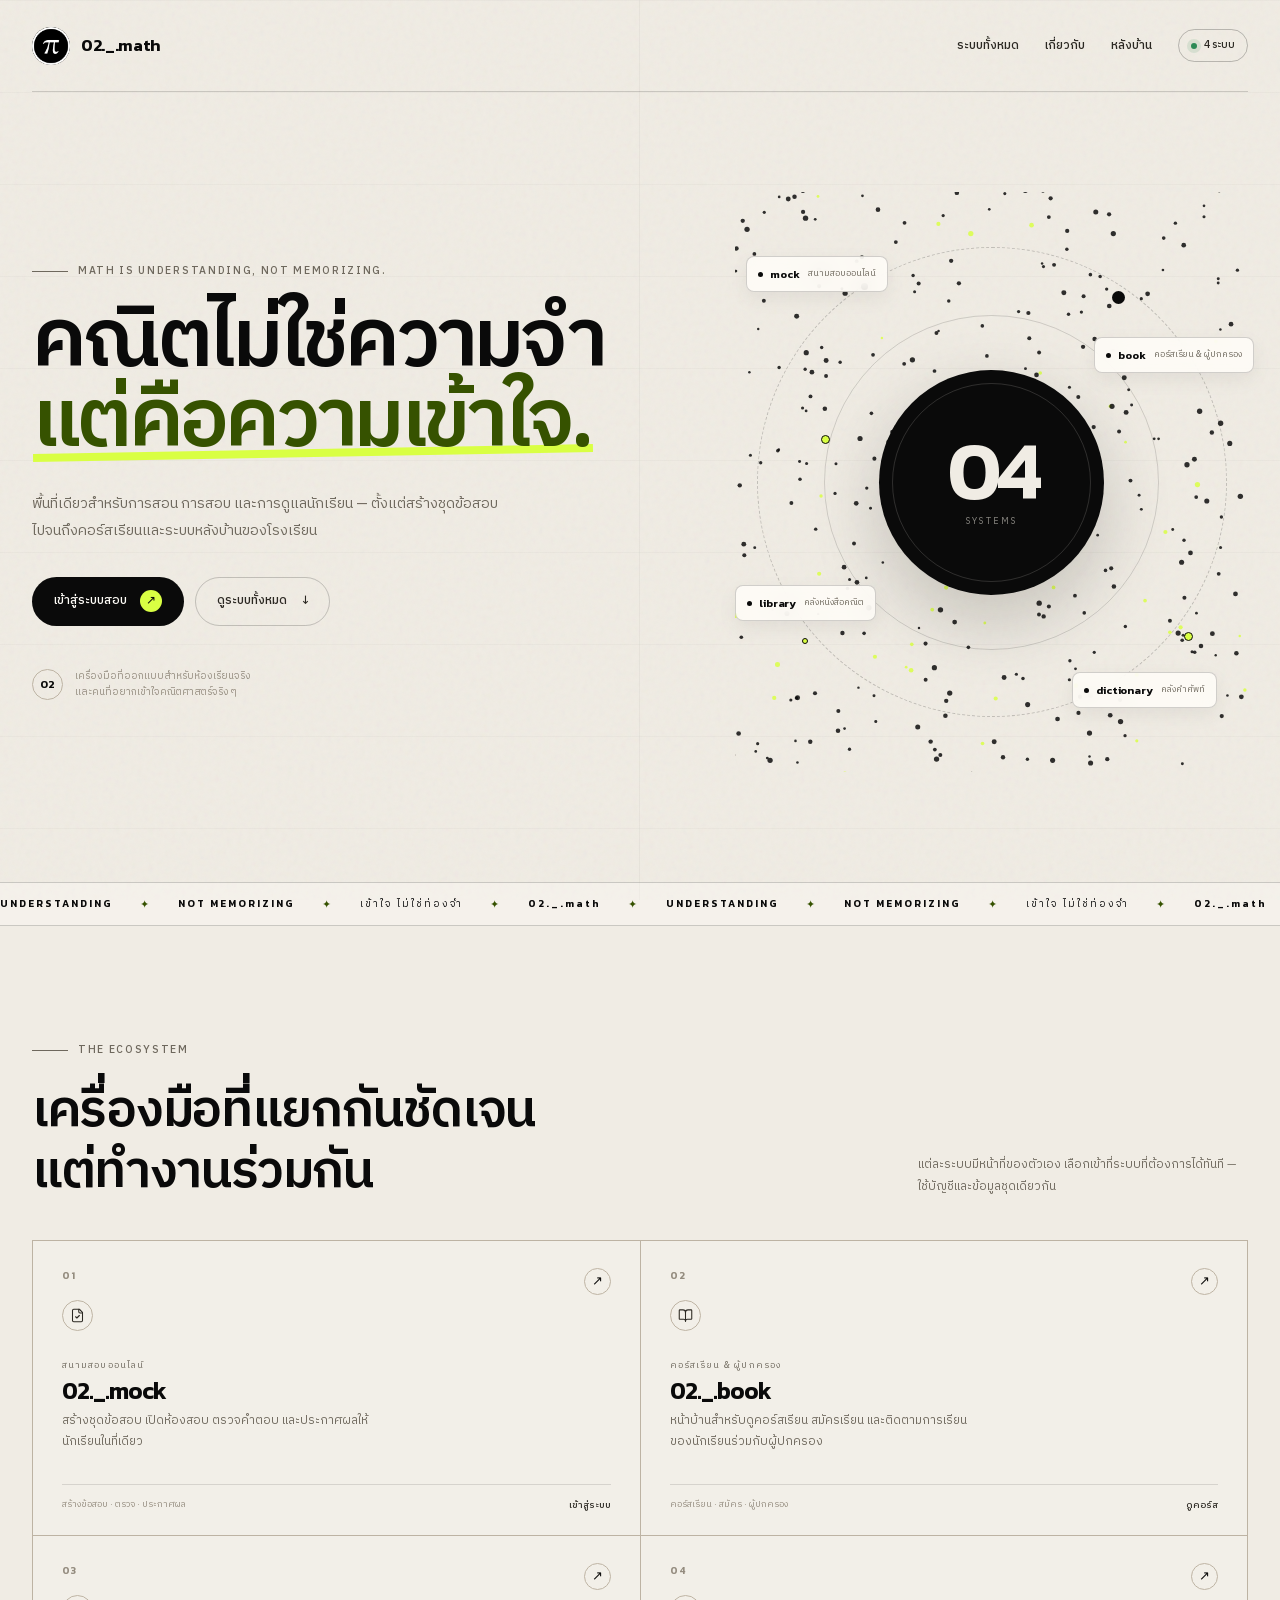
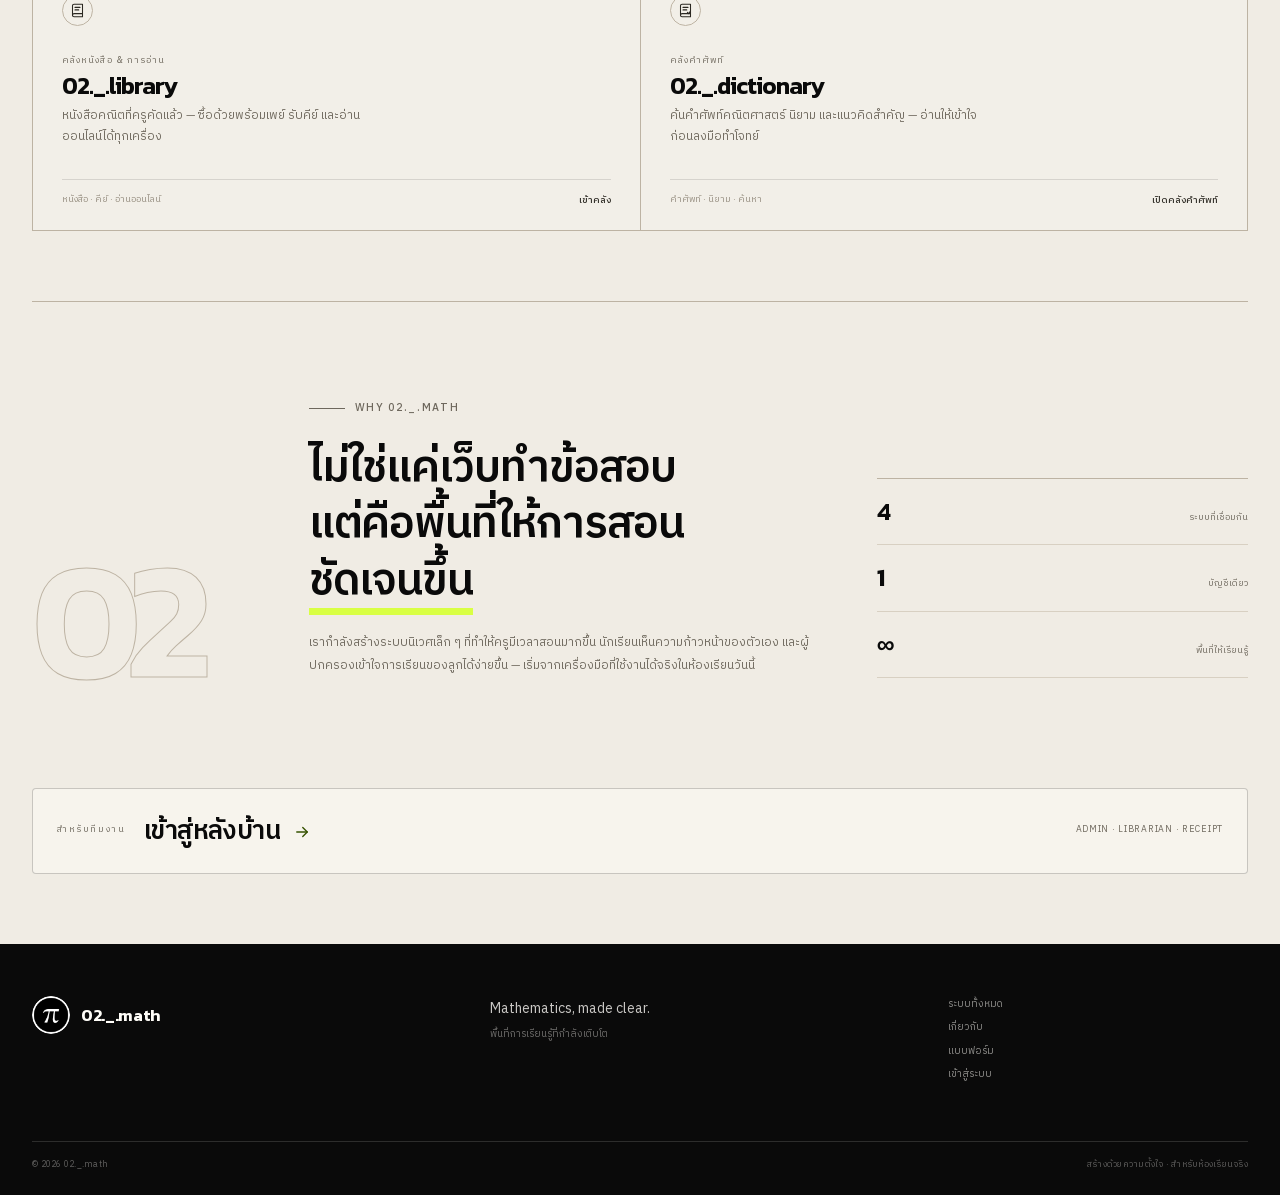
<file: index.html>
<!doctype html>
<html lang="th">
<head>
  <meta charset="UTF-8">
  <meta name="viewport" content="width=device-width, initial-scale=1.0">
  <meta name="theme-color" content="#f0ece4">
  <meta name="description" content="02._.math — Math is understanding, not memorizing. คณิตไม่ใช่ความจำ แต่คือความเข้าใจ · พื้นที่เดียวสำหรับการสอน การสอบ คอร์สเรียน และระบบหลังบ้าน">
  <meta property="og:title" content="02._.math — พื้นที่การเรียนรู้คณิตศาสตร์">
  <meta property="og:description" content="Math is understanding, not memorizing. คณิตไม่ใช่ความจำ แต่คือความเข้าใจ">
  <meta property="og:type" content="website">
  <meta property="og:image" content="https://02math.com/Circle.jpg">
  <meta name="twitter:card" content="summary_large_image">
  <meta property="og:url" content="https://02math.com/">
  <title>02._.math — Math is understanding, not memorizing.</title>
  <link rel="icon" href="./Circle.jpg">
  <link rel="apple-touch-icon" href="./Circle.jpg">
  <link rel="manifest" href="./site.webmanifest">
  <link rel="preload" href="./assets/fonts/kanit-600-latin.woff2" as="font" type="font/woff2" crossorigin>
  <link rel="preload" href="./assets/fonts/ibm-plex-sans-thai-400-thai.woff2" as="font" type="font/woff2" crossorigin>
  <link rel="preload" href="./assets/fonts/ibm-plex-sans-thai-600-thai.woff2" as="font" type="font/woff2" crossorigin>
  <link rel="stylesheet" href="./styles.css?v=20261115c">
</head>
<body>
  <div class="grain" aria-hidden="true"></div>
  <header class="topbar">
    <a class="brand" href="/" aria-label="02._.math หน้าหลัก">
      <img class="brand__logo" src="./Circle.jpg" alt="" width="38" height="38" aria-hidden="true">
      <span class="brand__name">02._.math</span>
    </a>
    <nav class="nav" aria-label="เมนูหลัก">
      <a href="#systems">ระบบทั้งหมด</a>
      <a href="#about">เกี่ยวกับ</a>
      <a href="./admin/">หลังบ้าน</a>
      <a class="nav__status" href="#systems"><span class="status-dot"></span> 4 ระบบ</a>
    </nav>
  </header>

  <main>
    <section class="hero" aria-labelledby="hero-title">
      <div class="hero__copy">
        <p class="eyebrow"><span class="eyebrow__line"></span> Math is understanding, not memorizing.</p>
        <h1 id="hero-title">คณิตไม่ใช่ความจำ<br><span class="hero__accent">แต่คือความเข้าใจ.</span></h1>
        <p class="hero__lead">พื้นที่เดียวสำหรับการสอน การสอบ และการดูแลนักเรียน — ตั้งแต่สร้างชุดข้อสอบ ไปจนถึงคอร์สเรียนและระบบหลังบ้านของโรงเรียน</p>
        <div class="hero__actions">
          <a class="btn btn--dark" href="https://08wxch.github.io/02._.mock/" data-service="mock">
            เข้าสู่ระบบสอบ
            <span class="btn__arrow" aria-hidden="true">↗</span>
          </a>
          <a class="btn btn--quiet" href="#systems">ดูระบบทั้งหมด <span aria-hidden="true">↓</span></a>
        </div>
        <div class="hero__note">
          <span class="hero__note-mark" aria-hidden="true">02</span>
          <span>เครื่องมือที่ออกแบบสำหรับห้องเรียนจริง<br>และคนที่อยากเข้าใจคณิตศาสตร์จริง ๆ</span>
        </div>
      </div>

      <div class="hero__visual" id="hero-visual" aria-label="ภาพรวมระบบ 02._.math">
        <canvas class="particle-field" id="particle-field" aria-hidden="true"></canvas>
        <div class="orbit orbit--outer" aria-hidden="true"></div>
        <div class="orbit orbit--inner" aria-hidden="true"></div>
        <div class="orbit__dot orbit__dot--one" aria-hidden="true"></div>
        <div class="orbit__dot orbit__dot--two" aria-hidden="true"></div>
        <div class="monogram" aria-hidden="true">
          <span class="monogram__count">04</span>
          <small class="monogram__caption">systems</small>
        </div>
        <span class="float-tag float-tag--a"><span class="float-tag__dot"></span> mock <small>สนามสอบออนไลน์</small></span>
        <span class="float-tag float-tag--b"><span class="float-tag__dot"></span> book <small>คอร์สเรียน &amp; ผู้ปกครอง</small></span>
        <span class="float-tag float-tag--c"><span class="float-tag__dot"></span> library <small>คลังหนังสือคณิต</small></span>
        <span class="float-tag float-tag--d"><span class="float-tag__dot"></span> dictionary <small>คลังคำศัพท์</small></span>
      </div>
    </section>

    <div class="ticker" aria-hidden="true">
      <div class="ticker__track">
        <span>UNDERSTANDING</span><i>✦</i><span>NOT MEMORIZING</span><i>✦</i><span>เข้าใจ ไม่ใช่ท่องจำ</span><i>✦</i><span>02._.math</span><i>✦</i>
        <span>UNDERSTANDING</span><i>✦</i><span>NOT MEMORIZING</span><i>✦</i><span>เข้าใจ ไม่ใช่ท่องจำ</span><i>✦</i><span>02._.math</span><i>✦</i>
      </div>
    </div>


    <section class="systems" id="systems" aria-labelledby="systems-title">
      <div class="section-intro">
        <p class="eyebrow"><span class="eyebrow__line"></span> The ecosystem</p>
        <div class="section-intro__row">
          <h2 id="systems-title">เครื่องมือที่แยกกันชัดเจน<br>แต่ทำงานร่วมกัน</h2>
          <p>แต่ละระบบมีหน้าที่ของตัวเอง เลือกเข้าที่ระบบที่ต้องการได้ทันที — ใช้บัญชีและข้อมูลชุดเดียวกัน</p>
        </div>
      </div>

      <div class="system-grid">
        <a class="system-card" href="https://08wxch.github.io/02._.mock/" data-service="mock">
          <div class="system-card__top"><span class="system-card__num">01</span><span class="system-card__arrow" aria-hidden="true">↗</span></div>
          <div class="system-card__icon" aria-hidden="true">
            <svg viewBox="0 0 24 24" fill="none" stroke="currentColor" stroke-width="1.7" stroke-linecap="round" stroke-linejoin="round"><path d="M15 2H6a2 2 0 0 0-2 2v16a2 2 0 0 0 2 2h12a2 2 0 0 0 2-2V7Z"/><path d="M14 2v4a2 2 0 0 0 2 2h4"/><path d="m9 14 2 2 4-4"/></svg>
          </div>
          <div>
            <p class="system-card__kicker">สนามสอบออนไลน์</p>
            <h3>02._.mock</h3>
            <p class="system-card__desc">สร้างชุดข้อสอบ เปิดห้องสอบ ตรวจคำตอบ และประกาศผลให้นักเรียนในที่เดียว</p>
          </div>
          <div class="system-card__foot"><span>สร้างข้อสอบ · ตรวจ · ประกาศผล</span><span class="text-link">เข้าสู่ระบบ</span></div>
        </a>

        <a class="system-card" href="https://08wxch.github.io/02._.book/" data-service="book">
          <div class="system-card__top"><span class="system-card__num">02</span><span class="system-card__arrow" aria-hidden="true">↗</span></div>
          <div class="system-card__icon" aria-hidden="true">
            <svg viewBox="0 0 24 24" fill="none" stroke="currentColor" stroke-width="1.7" stroke-linecap="round" stroke-linejoin="round"><path d="M12 7v14"/><path d="M3 18a1 1 0 0 1-1-1V4a1 1 0 0 1 1-1h5a4 4 0 0 1 4 4 4 4 0 0 1 4-4h5a1 1 0 0 1 1 1v13a1 1 0 0 1-1 1h-6a3 3 0 0 0-3 3 3 3 0 0 0-3-3z"/></svg>
          </div>
          <div>
            <p class="system-card__kicker">คอร์สเรียน &amp; ผู้ปกครอง</p>
            <h3>02._.book</h3>
            <p class="system-card__desc">หน้าบ้านสำหรับดูคอร์สเรียน สมัครเรียน และติดตามการเรียนของนักเรียนร่วมกับผู้ปกครอง</p>
          </div>
          <div class="system-card__foot"><span>คอร์สเรียน · สมัคร · ผู้ปกครอง</span><span class="text-link">ดูคอร์ส</span></div>
        </a>

        <a class="system-card" href="https://library.02math.com">
          <div class="system-card__top"><span class="system-card__num">03</span><span class="system-card__arrow" aria-hidden="true">↗</span></div>
          <div class="system-card__icon" aria-hidden="true">
            <svg viewBox="0 0 24 24" fill="none" stroke="currentColor" stroke-width="1.7" stroke-linecap="round" stroke-linejoin="round"><path d="M4 19.5A2.5 2.5 0 0 1 6.5 17H20"/><path d="M6.5 2H20v20H6.5A2.5 2.5 0 0 1 4 19.5v-15A2.5 2.5 0 0 1 6.5 2z"/><path d="M8 7h8M8 11h6"/></svg>
          </div>
          <div>
            <p class="system-card__kicker">คลังหนังสือ &amp; การอ่าน</p>
            <h3>02._.library</h3>
            <p class="system-card__desc">หนังสือคณิตที่ครูคัดแล้ว — ซื้อด้วยพร้อมเพย์ รับคีย์ และอ่านออนไลน์ได้ทุกเครื่อง</p>
          </div>
          <div class="system-card__foot"><span>หนังสือ · คีย์ · อ่านออนไลน์</span><span class="text-link">เข้าคลัง</span></div>
        </a>

        <a class="system-card" href="https://dictionary.02math.com" data-service="dictionary">
          <div class="system-card__top"><span class="system-card__num">04</span><span class="system-card__arrow" aria-hidden="true">↗</span></div>
          <div class="system-card__icon" aria-hidden="true">
            <svg viewBox="0 0 24 24" fill="none" stroke="currentColor" stroke-width="1.7" stroke-linecap="round" stroke-linejoin="round"><path d="M4 19.5A2.5 2.5 0 0 1 6.5 17H20"/><path d="M6.5 2H20v20H6.5A2.5 2.5 0 0 1 4 19.5v-15A2.5 2.5 0 0 1 6.5 2z"/><path d="M8 7h8M8 11h6"/><path d="m15 15 2 2 3-4"/></svg>
          </div>
          <div>
            <p class="system-card__kicker">คลังคำศัพท์</p>
            <h3>02._.dictionary</h3>
            <p class="system-card__desc">ค้นคำศัพท์คณิตศาสตร์ นิยาม และแนวคิดสำคัญ — อ่านให้เข้าใจก่อนลงมือทำโจทย์</p>
          </div>
          <div class="system-card__foot"><span>คำศัพท์ · นิยาม · ค้นหา</span><span class="text-link">เปิดคลังคำศัพท์</span></div>
        </a>
      </div>
    </section>

    <section class="about" id="about" aria-labelledby="about-title">
      <div class="about__mark" aria-hidden="true">02</div>
      <div class="about__copy">
        <p class="eyebrow"><span class="eyebrow__line"></span> Why 02._.math</p>
        <h2 id="about-title">ไม่ใช่แค่เว็บทำข้อสอบ<br>แต่คือพื้นที่ให้การสอน<br><em>ชัดเจนขึ้น</em></h2>
        <p>เรากำลังสร้างระบบนิเวศเล็ก ๆ ที่ทำให้ครูมีเวลาสอนมากขึ้น นักเรียนเห็นความก้าวหน้าของตัวเอง และผู้ปกครองเข้าใจการเรียนของลูกได้ง่ายขึ้น — เริ่มจากเครื่องมือที่ใช้งานได้จริงในห้องเรียนวันนี้</p>
      </div>
      <div class="about__stats" aria-label="ภาพรวม">
        <div><strong>4</strong><span>ระบบที่เชื่อมกัน</span></div>
        <div><strong>1</strong><span>บัญชีเดียว</span></div>
        <div><strong>∞</strong><span>พื้นที่ให้เรียนรู้</span></div>
      </div>
    </section>

    <a class="backoffice-strip" href="./admin/" aria-label="เข้าสู่ระบบหลังบ้าน">
      <span class="backoffice-strip__eyebrow">สำหรับทีมงาน</span>
      <span class="backoffice-strip__title">เข้าสู่หลังบ้าน
        <svg class="backoffice-strip__arrow" viewBox="0 0 24 24" fill="none" stroke="currentColor" stroke-width="1.8" stroke-linecap="round" stroke-linejoin="round" aria-hidden="true"><path d="M5 12h14"/><path d="m13 6 6 6-6 6"/></svg>
      </span>
      <span class="backoffice-strip__meta">admin · librarian · receipt</span>
    </a>
  </main>

  <footer class="footer">
    <div class="footer__top">
      <a class="brand brand--footer" href="/" aria-label="02._.math">
        <img class="brand__logo brand__logo--footer" src="./Circle.jpg" alt="" width="38" height="38" aria-hidden="true"><span class="brand__name">02._.math</span>
      </a>
      <p>Mathematics, made clear.<br><span>พื้นที่การเรียนรู้ที่กำลังเติบโต</span></p>
      <div class="footer__links">
        <a href="#systems">ระบบทั้งหมด</a>
        <a href="#about">เกี่ยวกับ</a>
        <a href="https://08wxch.github.io/02._.mock/form/" data-service="form">แบบฟอร์ม</a>
        <a href="https://08wxch.github.io/02._.mock/" data-service="mock">เข้าสู่ระบบ</a>
      </div>
    </div>
    <div class="footer__bottom">
      <span>© <span data-year>2026</span> 02._.math</span>
      <span>สร้างด้วยความตั้งใจ · สำหรับห้องเรียนจริง</span>
    </div>
  </footer>

  <script>
    document.querySelector('[data-year]').textContent = new Date().getFullYear();
    const on02Math = /(^|\.)02math\.com$/i.test(location.hostname);
    const routes = on02Math
      ? { mock: 'https://mock.02math.com', book: 'https://book.02math.com', admin: 'https://admin.02math.com', library: 'https://library.02math.com', dictionary: 'https://dictionary.02math.com', form: 'https://08wxch.github.io/02._.mock/form/' }
      : { mock: 'https://08wxch.github.io/02._.mock/', book: 'https://08wxch.github.io/02._.book/', admin: 'https://08wxch.github.io/02._.admin/', library: 'https://library.02math.com', dictionary: 'https://08wxch.github.io/02._.dictionary/', form: 'https://08wxch.github.io/02._.mock/form/' };
    document.querySelectorAll('[data-service]').forEach((link) => {
      const key = link.dataset.service;
      if (routes[key]) link.href = routes[key];
    });

    // ------------------------------------------------------------------
    // Opening motion: a point cloud that forms a 3D circle, then the four
    // public tool names while the page scrolls. (04 = dictionary)
    // ------------------------------------------------------------------
    (() => {
      const visual = document.getElementById('hero-visual');
      const canvas = document.getElementById('particle-field');
      if (!visual || !canvas) return;
      const reduced = matchMedia('(prefers-reduced-motion: reduce)').matches;
      if (reduced) { canvas.remove(); return; }
      const ctx = canvas.getContext('2d');
      let W = 0, H = 0, DPR = 1, particles = [], sphere = [], raf = 0;
      const center = { x: 0, y: 0 };
      const pointer = { x: 0, y: 0, active: false };

      const rand = (a, b) => a + Math.random() * (b - a);

      function makeParticles() {
        const count = innerWidth < 640 ? 520 : 1000;
        particles = Array.from({ length: count }, (_, i) => ({
          x: W / 2 + rand(-W, W), y: H / 2 + rand(-H, H),
          idx: i, size: rand(1, 2.4), phase: rand(0, Math.PI * 2),
          color: i % 8 === 0 ? '#d9ff43' : '#0a0a0a',
          speed: rand(.055, .105)
        }));
      }

      function makeSphere() {
        const n = particles.length;
        sphere = Array.from({ length: n }, (_, i) => {
          const y = 1 - (i / (n - 1)) * 2;
          const r = Math.sqrt(Math.max(0, 1 - y * y));
          const theta = i * 2.399963229728653;
          return { x: Math.cos(theta) * r, y, z: Math.sin(theta) * r };
        });
      }

      function resize() {
        const r = visual.getBoundingClientRect();
        W = Math.round(r.width); H = Math.round(r.height);
        DPR = Math.min(devicePixelRatio || 1, 2);
        canvas.width = Math.round(W * DPR); canvas.height = Math.round(H * DPR);
        canvas.style.width = W + 'px'; canvas.style.height = H + 'px';
        ctx.setTransform(DPR, 0, 0, DPR, 0, 0);
        visual.classList.add('has-particles');
        center.x = W / 2; center.y = H / 2;
        pointer.x = center.x; pointer.y = center.y;
        makeParticles(); makeSphere();
      }

      function draw(now) {
        ctx.clearRect(0, 0, W, H);
        const targetX = pointer.active ? pointer.x : W / 2;
        const targetY = pointer.active ? pointer.y : H / 2;
        center.x += (targetX - center.x) * .11;
        center.y += (targetY - center.y) * .11;
        const angle = now * .00022;
        const scale = Math.min(W, H) * (pointer.active ? .20 : .31);
        const cos = Math.cos(angle), sin = Math.sin(angle);

        for (let i = 0; i < particles.length; i++) {
          const dot = particles[i];
          const s = sphere[i] || sphere[0];
          const x = s.x * cos - s.z * sin;
          const z = s.x * sin + s.z * cos;
          const tx = center.x + x * scale;
          const ty = center.y + s.y * scale;
          dot.x += (tx - dot.x) * dot.speed;
          dot.y += (ty - dot.y) * dot.speed;
          const jitter = pointer.active ? .06 : .12;
          dot.x += Math.sin(now * .001 + dot.phase) * jitter;
          dot.y += Math.cos(now * .0013 + dot.phase) * jitter;
          ctx.beginPath();
          ctx.fillStyle = dot.color;
          ctx.globalAlpha = .84;
          ctx.arc(dot.x, dot.y, 1.2 + (z + 1) * .75, 0, Math.PI * 2);
          ctx.fill();
        }
        ctx.globalAlpha = 1;
        raf = requestAnimationFrame(draw);
      }

      visual.addEventListener('pointermove', (event) => {
        const r = visual.getBoundingClientRect();
        pointer.x = event.clientX - r.left;
        pointer.y = event.clientY - r.top;
        pointer.active = true;
        visual.classList.add('is-cursor');
      }, { passive: true });
      visual.addEventListener('pointerleave', () => {
        pointer.active = false;
        visual.classList.remove('is-cursor');
      });
      resize();
      addEventListener('resize', () => { cancelAnimationFrame(raf); resize(); raf = requestAnimationFrame(draw); }, { passive: true });
      raf = requestAnimationFrame(draw);
    })();

    // ------------------------------------------------------------------
    // Kinetic opening title: grapheme-safe Thai character reveal + hover.
    // ------------------------------------------------------------------
    (() => {
      const title = document.querySelector('.hero h1');
      if (!title || matchMedia('(prefers-reduced-motion: reduce)').matches) return;
      const segmenter = typeof Intl.Segmenter === 'function'
        ? new Intl.Segmenter('th', { granularity: 'grapheme' })
        : null;
      const chars = (text) => segmenter
        ? [...segmenter.segment(text)].map((part) => part.segment)
        : Array.from(text);
      let index = 0;
      const walk = (node) => {
        if (node.nodeType === Node.TEXT_NODE) {
          const value = node.nodeValue;
          if (!value) return;
          const frag = document.createDocumentFragment();
          chars(value).forEach((ch) => {
            const span = document.createElement('span');
            span.className = 'char';
            span.style.setProperty('--i', String(index++));
            span.textContent = ch;
            frag.appendChild(span);
          });
          node.replaceWith(frag);
          return;
        }
        if (node.nodeType === Node.ELEMENT_NODE && node.tagName !== 'BR') {
          [...node.childNodes].forEach(walk);
        }
      };
      walk(title);
    })();
  </script>
</body>
</html>
</file>
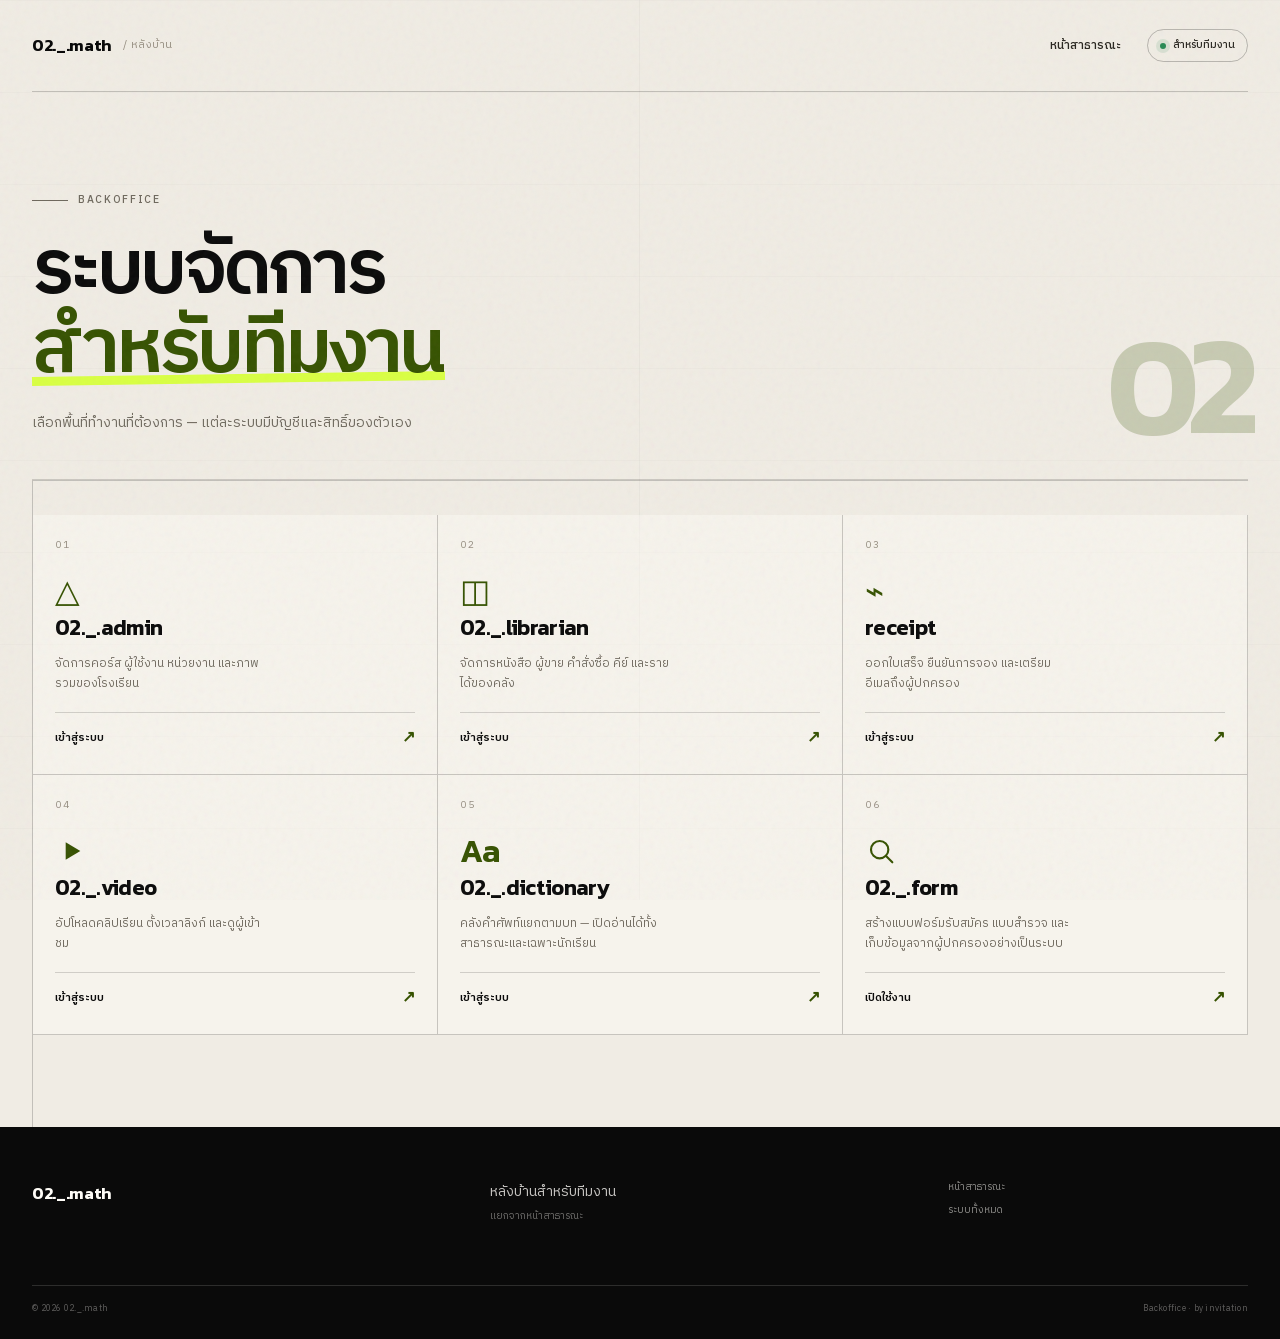
<file: admin/index.html>
<!doctype html>
<html lang="th">
<head>
  <meta charset="UTF-8">
  <meta name="viewport" content="width=device-width, initial-scale=1.0, viewport-fit=cover">
  <meta name="theme-color" content="#f0ece4">
  <meta name="robots" content="noindex, nofollow">
  <title>02._.math — หลังบ้านสำหรับทีมงาน</title>
  <link rel="icon" href="../Circle.jpg">
  <link rel="apple-touch-icon" href="../Circle.jpg">
  <link rel="preload" href="../assets/fonts/ibm-plex-sans-thai-400-thai.woff2" as="font" type="font/woff2" crossorigin>
  <link rel="stylesheet" href="../styles.css?v=20261112f">
  <link rel="stylesheet" href="./admin.css?v=20261115d">
</head>
<body class="backoffice-page">
  <div class="grain" aria-hidden="true"></div>
  <header class="topbar backoffice-topbar">
    <a class="brand" href="../" aria-label="02._.math หน้าหลัก">
      <span class="brand__name">02._.math</span>
      <span class="backoffice-crumb">/ หลังบ้าน</span>
    </a>
    <nav class="nav" aria-label="เมนู">
      <a href="../">หน้าสาธารณะ</a>
      <span class="nav__status"><span class="status-dot"></span> สำหรับทีมงาน</span>
    </nav>
  </header>

  <main>
    <section class="backoffice-hero">
      <div class="backoffice-hero__copy">
        <p class="eyebrow"><span class="eyebrow__line"></span> Backoffice</p>
        <h1>ระบบจัดการ<br><span class="accent">สำหรับทีมงาน</span></h1>
        <p>เลือกพื้นที่ทำงานที่ต้องการ — แต่ละระบบมีบัญชีและสิทธิ์ของตัวเอง</p>
      </div>
      <div class="backoffice-hero__mark" aria-hidden="true">02</div>
    </section>

    <section class="backoffice-grid" id="backoffice-grid" aria-label="ระบบหลังบ้าน">
      <a class="backoffice-card" href="https://admin.02math.com">
        <span class="backoffice-card__num">01</span>
        <span class="backoffice-card__glyph" aria-hidden="true">△</span>
        <h2>02._.admin</h2>
        <p>จัดการคอร์ส ผู้ใช้งาน หน่วยงาน และภาพรวมของโรงเรียน</p>
        <span class="backoffice-card__link">เข้าสู่ระบบ <span aria-hidden="true">↗</span></span>
      </a>
      <a class="backoffice-card" href="https://librarian.02math.com">
        <span class="backoffice-card__num">02</span>
        <span class="backoffice-card__glyph" aria-hidden="true">◫</span>
        <h2>02._.librarian</h2>
        <p>จัดการหนังสือ ผู้ขาย คำสั่งซื้อ คีย์ และรายได้ของคลัง</p>
        <span class="backoffice-card__link">เข้าสู่ระบบ <span aria-hidden="true">↗</span></span>
      </a>
      <a class="backoffice-card" href="https://receipt.02math.com">
        <span class="backoffice-card__num">03</span>
        <span class="backoffice-card__glyph" aria-hidden="true">⌁</span>
        <h2>receipt</h2>
        <p>ออกใบเสร็จ ยืนยันการจอง และเตรียมอีเมลถึงผู้ปกครอง</p>
        <span class="backoffice-card__link">เข้าสู่ระบบ <span aria-hidden="true">↗</span></span>
      </a>
      <a class="backoffice-card" href="https://videos.02math.com">
        <span class="backoffice-card__num">04</span>
        <span class="backoffice-card__glyph" aria-hidden="true"><svg viewBox="0 0 24 24" width="32" height="32" fill="currentColor" focusable="false"><path d="M8 5.4v13.2L19 12z"/></svg></span>
        <h2>02._.video</h2>
        <p>อัปโหลดคลิปเรียน ตั้งเวลาลิงก์ และดูผู้เข้าชม</p>
        <span class="backoffice-card__link">เข้าสู่ระบบ <span aria-hidden="true">↗</span></span>
      </a>
      <a class="backoffice-card" href="https://dictionary.02math.com">
        <span class="backoffice-card__num">05</span>
        <span class="backoffice-card__glyph" aria-hidden="true">Aa</span>
        <h2>02._.dictionary</h2>
        <p>คลังคำศัพท์แยกตามบท — เปิดอ่านได้ทั้งสาธารณะและเฉพาะนักเรียน</p>
        <span class="backoffice-card__link">เข้าสู่ระบบ <span aria-hidden="true">↗</span></span>
      </a>
      <a class="backoffice-card" href="https://08wxch.github.io/02._.mock/form/" data-service="form">
        <span class="backoffice-card__num">06</span>
        <span class="backoffice-card__glyph" aria-hidden="true"><svg viewBox="0 0 24 24" width="32" height="32" fill="none" stroke="currentColor" stroke-width="1.6" stroke-linecap="round" stroke-linejoin="round"><circle cx="11" cy="11" r="6.5"/><path d="m16 16 4.5 4.5"/></svg></span>
        <h2>02._.form</h2>
        <p>สร้างแบบฟอร์มรับสมัคร แบบสำรวจ และเก็บข้อมูลจากผู้ปกครองอย่างเป็นระบบ</p>
        <span class="backoffice-card__link">เปิดใช้งาน <span aria-hidden="true">↗</span></span>
      </a>
    </section>
  </main>

  <footer class="footer">
    <div class="footer__top">
      <a class="brand" href="../"><span class="brand__name">02._.math</span></a>
      <p>หลังบ้านสำหรับทีมงาน<br><span>แยกจากหน้าสาธารณะ</span></p>
      <div class="footer__links"><a href="../">หน้าสาธารณะ</a><a href="#backoffice-grid">ระบบทั้งหมด</a></div>
    </div>
    <div class="footer__bottom"><span>© <span data-year>2026</span> 02._.math</span><span>Backoffice · by invitation</span></div>
  </footer>
  <script>document.querySelector('[data-year]').textContent = new Date().getFullYear();</script>
</body>
</html>
</file>
<file: styles.css>
@font-face {
  font-family: 'IBM Plex Sans Thai';
  font-style: normal;
  font-weight: 400;
  font-display: swap;
  src: url('./assets/fonts/ibm-plex-sans-thai-400-thai.woff2') format('woff2');
  unicode-range: U+0E01-0E5B, U+200C-200D, U+25CC;
}
@font-face {
  font-family: 'IBM Plex Sans Thai';
  font-style: normal;
  font-weight: 500;
  font-display: swap;
  src: url('./assets/fonts/ibm-plex-sans-thai-500-thai.woff2') format('woff2');
  unicode-range: U+0E01-0E5B, U+200C-200D, U+25CC;
}
@font-face {
  font-family: 'IBM Plex Sans Thai';
  font-style: normal;
  font-weight: 600;
  font-display: swap;
  src: url('./assets/fonts/ibm-plex-sans-thai-600-thai.woff2') format('woff2');
  unicode-range: U+0E01-0E5B, U+200C-200D, U+25CC;
}
@font-face {
  font-family: 'IBM Plex Sans Thai';
  font-style: normal;
  font-weight: 400;
  font-display: swap;
  src: url('./assets/fonts/ibm-plex-sans-thai-400-latin.woff2') format('woff2');
  unicode-range: U+0000-00FF, U+2000-206F, U+2122, U+2191, U+2193, U+2212, U+2215, U+FEFF;
}
@font-face {
  font-family: 'IBM Plex Sans Thai';
  font-style: normal;
  font-weight: 500;
  font-display: swap;
  src: url('./assets/fonts/ibm-plex-sans-thai-500-latin.woff2') format('woff2');
  unicode-range: U+0000-00FF, U+2000-206F, U+2122, U+2191, U+2193, U+2212, U+2215, U+FEFF;
}
@font-face {
  font-family: 'IBM Plex Sans Thai';
  font-style: normal;
  font-weight: 600;
  font-display: swap;
  src: url('./assets/fonts/ibm-plex-sans-thai-600-latin.woff2') format('woff2');
  unicode-range: U+0000-00FF, U+2000-206F, U+2122, U+2191, U+2193, U+2212, U+2215, U+FEFF;
}
@font-face {
  font-family: 'Kanit';
  font-style: normal;
  font-weight: 600;
  font-display: swap;
  src: url('./assets/fonts/kanit-600-latin.woff2') format('woff2');
  unicode-range: U+0000-00FF;
}

:root {
  --paper: #f0ece4;
  --paper-deep: #e6e0d5;
  --surface: #fffdf8;
  --ink: #0a0a0a;
  --ink-soft: #2b2822;
  --muted: #6e685d;
  --muted-2: #948c7f;
  --line: #d8d0c2;
  --line-strong: #bdb3a3;
  --accent: #d9ff43;
  --accent-dark: #365200;
  --font: 'IBM Plex Sans Thai', 'Sukhumvit Set', 'Thonburi', -apple-system, BlinkMacSystemFont, sans-serif;
  --brand: 'Kanit', 'IBM Plex Sans Thai', sans-serif;
  --shell: min(1240px, calc(100% - 64px));
}

* { box-sizing: border-box; }
html { scroll-behavior: smooth; }
body {
  margin: 0;
  background: var(--paper);
  color: var(--ink);
  font-family: var(--font);
  font-size: 16px;
  line-height: 1.65;
  -webkit-font-smoothing: antialiased;
  overflow-x: hidden;
}
body::before {
  content: '';
  position: fixed;
  inset: 0;
  pointer-events: none;
  z-index: 0;
  background:
    linear-gradient(90deg, transparent 0, transparent calc(50% - .5px), rgba(10,10,10,.035) calc(50% - .5px), rgba(10,10,10,.035) calc(50% + .5px), transparent calc(50% + .5px)),
    linear-gradient(rgba(10,10,10,.025) 1px, transparent 1px);
  background-size: 100% 100%, 100% 92px;
}
.grain {
  position: fixed;
  inset: 0;
  z-index: 1;
  pointer-events: none;
  opacity: .22;
  background-image: url("data:image/svg+xml,%3Csvg viewBox='0 0 180 180' xmlns='http://www.w3.org/2000/svg'%3E%3Cfilter id='n'%3E%3CfeTurbulence type='fractalNoise' baseFrequency='.9' numOctaves='3' stitchTiles='stitch'/%3E%3C/filter%3E%3Crect width='100%25' height='100%25' filter='url(%23n)' opacity='.22'/%3E%3C/svg%3E");
}
a { color: inherit; text-decoration: none; }
button, a { -webkit-tap-highlight-color: transparent; }
::selection { background: var(--accent); color: var(--ink); }

.topbar {
  position: relative;
  z-index: 5;
  width: var(--shell);
  margin: 0 auto;
  min-height: 92px;
  display: flex;
  align-items: center;
  justify-content: space-between;
  border-bottom: 1px solid rgba(10,10,10,.16);
}
.brand { display: inline-flex; align-items: center; gap: 11px; }
.brand__logo { width: 38px; height: 38px; display: block; border-radius: 50%; object-fit: cover; }
.brand__mark {
  width: 38px; height: 38px;
  display: inline-flex; align-items: center; justify-content: center;
  border-radius: 50%;
  background: var(--ink);
  color: var(--paper);
  font-family: var(--brand);
  font-size: 15px;
  letter-spacing: -.03em;
  padding-top: 2px;
}
.brand__name {
  font-family: var(--brand);
  font-size: 17px;
  letter-spacing: -.02em;
}
.nav { display: flex; align-items: center; gap: 26px; font-size: 12px; font-weight: 500; color: var(--ink-soft); }
.nav a { transition: opacity .2s ease; }
.nav a:hover { opacity: .58; }
.nav__status {
  display: inline-flex; align-items: center; gap: 7px;
  border: 1px solid rgba(10,10,10,.24);
  border-radius: 99px;
  padding: 7px 12px;
  font-size: 10.5px;
  white-space: nowrap;
}
.status-dot { width: 6px; height: 6px; border-radius: 50%; background: #2b8a56; box-shadow: 0 0 0 4px rgba(43,138,86,.12); }

.hero {
  position: relative;
  z-index: 2;
  width: var(--shell);
  margin: 0 auto;
  min-height: min(790px, calc(100svh - 92px));
  display: grid;
  grid-template-columns: 1.14fr .86fr;
  gap: 24px;
  align-items: center;
  padding: 64px 0 74px;
}
.eyebrow {
  display: flex; align-items: center; gap: 10px;
  margin: 0 0 22px;
  color: var(--muted);
  font-size: 10.5px;
  letter-spacing: .16em;
  text-transform: uppercase;
  font-weight: 500;
}
.eyebrow__line { display: inline-block; width: 36px; height: 1px; background: currentColor; }
.hero h1 {
  margin: 0;
  font-family: var(--font);
  font-size: clamp(44px, 6.4vw, 92px);
  font-weight: 600;
  line-height: .98;
  letter-spacing: -.045em;
}
.hero__accent { display: inline-block; position: relative; color: var(--accent-dark); }
.hero__accent::after {
  content: '';
  position: absolute;
  left: .01em; right: -.02em; bottom: .075em;
  height: .10em;
  background: var(--accent);
  z-index: -1;
  transform: rotate(-1deg);
}
.hero__lead {
  max-width: 470px;
  margin: 28px 0 0;
  color: var(--muted);
  font-size: 14.5px;
  line-height: 1.85;
}
.hero__actions { display: flex; align-items: center; gap: 11px; margin-top: 32px; flex-wrap: wrap; }
.btn {
  display: inline-flex; align-items: center; justify-content: center; gap: 13px;
  min-height: 49px; padding: 0 21px;
  border-radius: 99px;
  font-family: var(--font);
  font-size: 12px; font-weight: 500;
  border: 1px solid transparent;
  transition: transform .2s ease, background .2s ease, color .2s ease, border-color .2s ease;
}
.btn:hover { transform: translateY(-2px); }
.btn--dark { background: var(--ink); color: var(--surface); }
.btn--dark:hover { background: #29251f; }
.btn__arrow {
  display: inline-flex; align-items: center; justify-content: center;
  width: 22px; height: 22px; border-radius: 50%;
  background: var(--accent); color: var(--ink); font-size: 12px;
}
.btn--quiet { border-color: rgba(10,10,10,.2); color: var(--ink-soft); padding-right: 19px; }
.btn--quiet:hover { background: rgba(255,255,255,.4); }
.hero__note {
  display: flex; align-items: center; gap: 12px;
  margin-top: 42px;
  color: var(--muted-2);
  font-size: 10px; line-height: 1.65;
}
.hero__note-mark {
  display: inline-flex; align-items: center; justify-content: center;
  width: 31px; height: 31px; border-radius: 50%; border: 1px solid var(--line-strong);
  font-family: var(--brand); font-size: 11px; color: var(--ink);
  flex: 0 0 auto;
}

.hero__visual {
  position: relative;
  min-height: 580px;
  display: flex; align-items: center; justify-content: center;
}
.orbit {
  position: absolute;
  border-radius: 50%;
  border: 1px solid rgba(10,10,10,.2);
}
.orbit--outer { width: min(470px, 100%); aspect-ratio: 1; border-style: dashed; animation: spin 60s linear infinite; }
.orbit--inner { width: min(335px, 71%); aspect-ratio: 1; border-color: rgba(10,10,10,.14); }
.orbit::before, .orbit::after {
  content: ''; position: absolute; width: 7px; height: 7px; border-radius: 50%;
  background: var(--ink);
}
.orbit--outer::before { top: 7.5%; left: 22%; }
.orbit--outer::after { bottom: 16%; right: 7%; background: var(--accent); border: 1px solid var(--ink); }
.orbit--inner::before { top: 36%; left: -4px; background: var(--accent); border: 1px solid var(--ink); }
.orbit--inner::after { display: none; }
.orbit__dot { position: absolute; border-radius: 50%; }
.orbit__dot--one { width: 13px; height: 13px; background: var(--ink); top: 17%; right: 24%; }
.orbit__dot--two { width: 6px; height: 6px; background: var(--accent); border: 1px solid var(--ink); bottom: 22%; left: 13%; }
@keyframes spin { to { transform: rotate(360deg); } }

.monogram {
  position: relative;
  z-index: 2;
  width: min(225px, 48%);
  aspect-ratio: 1;
  border-radius: 50%;
  background: var(--ink);
  color: var(--paper);
  display: flex; flex-direction: column; align-items: center; justify-content: center;
  box-shadow: 0 26px 70px rgba(12,10,6,.18);
}
.monogram::after {
  content: ''; position: absolute; inset: 13px; border: 1px solid rgba(240,236,228,.16); border-radius: 50%;
}
.monogram__count {
  font-family: var(--brand);
  font-size: clamp(56px, 7vw, 82px);
  line-height: .9;
  letter-spacing: -.07em;
}
.monogram__caption {
  margin-top: 8px;
  color: rgba(240,236,228,.54);
  font-size: 9px;
  letter-spacing: .24em;
  text-transform: uppercase;
}
.float-tag {
  position: absolute; z-index: 3;
  display: inline-flex; align-items: center; gap: 7px;
  padding: 8px 11px;
  border: 1px solid rgba(10,10,10,.18);
  border-radius: 8px;
  background: rgba(255,253,248,.84);
  backdrop-filter: blur(9px);
  font-family: var(--brand);
  font-size: 11px;
  letter-spacing: -.01em;
  white-space: nowrap;
  box-shadow: 0 7px 20px rgba(15,12,7,.06);
  will-change: transform;
  animation: float 7.5s ease-in-out infinite;
}
.float-tag small { font-family: var(--font); color: var(--muted); font-size: 8.5px; letter-spacing: 0; margin-left: 1px; }
.float-tag__dot { width: 5px; height: 5px; border-radius: 50%; background: var(--ink); flex: 0 0 auto; }
.float-tag--a { top: 11%; left: 2%; --rot: -4deg; animation-delay: 0s; }
.float-tag--b { top: 25%; right: -1%; --rot: 3deg; animation-delay: -1.6s; }
.float-tag--c { bottom: 26%; left: 0%; --rot: 3deg; animation-delay: -3.1s; }
.float-tag--d { bottom: 11%; right: 6%; --rot: -3deg; animation-delay: -4.4s; }
.float-tag--e { top: 47%; right: -3%; --rot: -2deg; animation-delay: -5.7s; }
@keyframes float {
  0%, 100% { transform: translate3d(0, 0, 0) rotate(var(--rot, 0deg)); }
  50% { transform: translate3d(0, -11px, 0) rotate(calc(var(--rot, 0deg) + 1.2deg)); }
}

.ticker {
  position: relative; z-index: 2;
  overflow: hidden;
  max-width: 100vw;
  border-top: 1px solid rgba(10,10,10,.18);
  border-bottom: 1px solid rgba(10,10,10,.18);
  background: rgba(255,253,248,.34);
}
.ticker__track {
  width: max-content;
  display: flex; align-items: center; gap: 27px;
  padding: 12px 0;
  animation: ticker 32s linear infinite;
  font-family: var(--brand);
  font-size: 10px; letter-spacing: .2em;
}
.ticker__track i { color: var(--accent-dark); font-style: normal; font-size: 11px; }
@keyframes ticker { to { transform: translateX(-50%); } }

.systems { position: relative; z-index: 2; width: var(--shell); margin: 0 auto; padding: 116px 0 70px; scroll-margin-top: 30px; }
.section-intro { margin-bottom: 38px; }
.section-intro__row { display: flex; align-items: flex-end; justify-content: space-between; gap: 40px; }
.section-intro h2, .about h2 {
  margin: 0;
  font-size: clamp(30px, 4vw, 52px);
  font-weight: 600;
  line-height: 1.18;
  letter-spacing: -.025em;
}
.section-intro__row > p { max-width: 330px; margin: 0 0 5px; color: var(--muted); font-size: 12px; line-height: 1.8; }
.system-grid { display: grid; grid-template-columns: 1fr 1fr; border-top: 1px solid var(--line-strong); border-left: 1px solid var(--line-strong); }
.system-card {
  min-height: 295px;
  padding: 27px 29px 22px;
  display: flex; flex-direction: column; justify-content: space-between;
  border-right: 1px solid var(--line-strong);
  border-bottom: 1px solid var(--line-strong);
  background: rgba(255,253,248,.18);
  transition: background .28s ease, color .28s ease;
}
.system-card:hover { background: var(--ink); color: var(--surface); }
.system-card:hover .system-card__kicker,
.system-card:hover .system-card__desc,
.system-card:hover .system-card__foot { color: rgba(255,253,248,.7); }
.system-card:hover .system-card__icon { border-color: rgba(255,253,248,.24); color: var(--accent); }
.system-card:hover .text-link { color: var(--accent); }
.system-card__top { display: flex; align-items: flex-start; justify-content: space-between; }
.system-card__num { color: var(--muted-2); font-family: var(--brand); font-size: 10px; letter-spacing: .12em; }
.system-card__arrow { display: inline-flex; align-items: center; justify-content: center; width: 27px; height: 27px; border: 1px solid var(--line-strong); border-radius: 50%; font-size: 13px; transition: transform .25s ease, border-color .25s ease; }
.system-card:hover .system-card__arrow { transform: translate(2px,-2px); border-color: rgba(255,253,248,.35); }
.system-card__icon { width: 31px; height: 31px; display: inline-flex; align-items: center; justify-content: center; margin: 1px 0 25px; border: 1px solid var(--line-strong); border-radius: 50%; color: var(--ink-soft); transition: border-color .25s ease, color .25s ease; }
.system-card__icon svg { width: 15px; height: 15px; }
.system-card__kicker { margin: 0 0 4px; color: var(--muted); font-size: 9px; letter-spacing: .12em; text-transform: uppercase; }
.system-card h3 { margin: 0; font-family: var(--brand); font-size: 24px; font-weight: 600; letter-spacing: -.04em; line-height: 1.1; }
.system-card__desc { max-width: 310px; margin: 7px 0 0; color: var(--muted); font-size: 12px; line-height: 1.7; }
.system-card__foot { display: flex; align-items: center; justify-content: space-between; gap: 10px; margin-top: 28px; padding-top: 13px; border-top: 1px solid rgba(10,10,10,.12); color: var(--muted-2); font-size: 9px; }
.system-card:hover .system-card__foot { border-top-color: rgba(255,253,248,.15); }
.text-link { color: var(--ink-soft); font-size: 9.5px; font-weight: 500; white-space: nowrap; transition: color .25s ease; }

.about {
  position: relative; z-index: 2;
  width: var(--shell); margin: 0 auto;
  display: grid; grid-template-columns: .45fr 1fr .7fr;
  gap: 38px; align-items: end;
  padding: 98px 0 110px;
  border-top: 1px solid var(--line-strong);
}
.about__mark { font-family: var(--brand); font-size: clamp(90px, 13vw, 190px); line-height: .7; letter-spacing: -.09em; color: transparent; -webkit-text-stroke: 1px var(--line-strong); }
.about__copy h2 { font-size: clamp(28px, 3.4vw, 45px); line-height: 1.3; }
.about__copy em { font-style: normal; position: relative; z-index: 0; }
.about__copy em::after { content: ''; }
.about__copy em::after { content: ''; position: absolute; left: 0; right: 0; bottom: .03em; height: .18em; background: var(--accent); z-index: -1; }
.about__copy > p:last-child { max-width: 550px; margin: 23px 0 0; color: var(--muted); font-size: 12px; line-height: 1.9; }
.about__stats { display: grid; grid-template-columns: 1fr; border-top: 1px solid var(--line-strong); }
.about__stats div { display: flex; align-items: baseline; justify-content: space-between; gap: 10px; padding: 12px 0; border-bottom: 1px solid var(--line); }
.about__stats strong { font-family: var(--brand); font-size: 25px; font-weight: 600; letter-spacing: -.04em; }
.about__stats span { color: var(--muted); font-size: 9px; }

.footer { position: relative; z-index: 2; background: var(--ink); color: var(--surface); }
.footer__top, .footer__bottom { width: var(--shell); margin: 0 auto; }
.footer__top { display: grid; grid-template-columns: 1fr 1fr .7fr; gap: 30px; align-items: start; padding: 52px 0 58px; }
.brand--footer .brand__mark { background: var(--accent); color: var(--ink); }
.brand__logo--footer { width: 38px; height: 38px; }
.footer__top p { margin: 1px 0 0; color: rgba(255,253,248,.78); font-size: 14px; line-height: 1.7; }
.footer__top p span { color: rgba(255,253,248,.42); font-size: 10px; }
.footer__links { display: flex; flex-direction: column; align-items: flex-start; gap: 7px; color: rgba(255,253,248,.56); font-size: 10px; }
.footer__links a { transition: color .2s ease; }
.footer__links a:hover { color: var(--accent); }
.footer__bottom { display: flex; justify-content: space-between; gap: 20px; padding: 16px 0 23px; border-top: 1px solid rgba(255,253,248,.14); color: rgba(255,253,248,.35); font-size: 8.5px; letter-spacing: .03em; }

@media (min-width: 901px) {
  .about__copy em { white-space: nowrap; }
}

@media (max-width: 900px) {
  :root { --shell: calc(100% - 40px); }
  .hero { grid-template-columns: 1fr; padding-top: 52px; gap: 0; }
  .hero__visual { min-height: 480px; margin-top: 22px; }
  .hero h1 { font-size: clamp(38px, 8.6vw, 72px); }
  .section-intro__row { display: block; }
  .section-intro__row > p { margin-top: 15px; }
  .about { grid-template-columns: .35fr 1fr; }
  .about__stats { grid-column: 2; grid-template-columns: repeat(3, 1fr); gap: 12px; }
  .about__stats div { display: block; border-bottom: 0; border-top: 0; padding: 0; }
  .about__stats span { display: block; margin-top: 2px; }
}

@media (max-width: 620px) {
  :root { --shell: calc(100% - 30px); }
  body::before { background-size: 100% 100%, 100% 80px; }
  .topbar { min-height: 74px; }
  .brand__mark { width: 33px; height: 33px; font-size: 13px; }
  .brand__name { font-size: 15px; }
  .nav > a:not(.nav__status) { display: none; }
  .nav__status { padding: 6px 9px; font-size: 9px; }
  .hero { min-height: auto; padding: 46px 0 52px; }
  .eyebrow { margin-bottom: 17px; font-size: 9px; }
  .hero h1 { font-size: clamp(35px, 9.5vw, 41px); letter-spacing: -.03em; }
  .hero__lead { margin-top: 21px; font-size: 13px; }
  .hero__actions { margin-top: 24px; gap: 8px; }
  .btn { min-height: 45px; font-size: 11px; padding: 0 17px; }
  .hero__note { margin-top: 28px; }
  .hero__visual { min-height: 385px; margin-top: 4px; }
  .orbit--outer { width: min(315px, 92%); }
  .orbit--inner { width: 226px; }
  .monogram { width: 158px; }
  .monogram__count { font-size: 55px; }
  .float-tag--e { top: 46%; right: 0; }
  .float-tag { font-size: 9.5px; padding: 6px 8px; gap: 5px; }
  .float-tag small { font-size: 7.5px; }
  .float-tag--a { top: 9%; left: 0; }
  .float-tag--b { top: 24%; right: 0; }
  .float-tag--c { bottom: 22%; left: 0; }
  .float-tag--d { bottom: 9%; right: 2%; }
  .visual-caption { display: none; }
  .ticker__track { gap: 20px; font-size: 8.5px; padding: 9px 0; }
  .systems { padding: 76px 0 44px; }
  .section-intro { margin-bottom: 26px; }
  .section-intro h2, .about h2 { font-size: 29px; }
  .system-grid { grid-template-columns: 1fr; }
  .system-card { min-height: 260px; padding: 22px 21px 18px; }
  .system-card h3 { font-size: 22px; }
  .system-card__desc { font-size: 11px; }
  .system-card__icon { margin-bottom: 20px; }
  .about { display: block; padding: 66px 0 76px; }
  .about__mark { margin-bottom: 25px; font-size: 86px; }
  .about__copy h2 { font-size: 30px; }
  .about__copy > p:last-child { font-size: 11px; }
  .about__stats { grid-template-columns: repeat(3, 1fr); gap: 8px; margin-top: 27px; }
  .about__stats strong { font-size: 22px; }
  .about__stats span { font-size: 8px; }
  .footer__top { grid-template-columns: 1fr; gap: 20px; padding: 38px 0 40px; }
  .footer__top p { font-size: 12px; }
  .footer__links { flex-direction: row; gap: 15px; }
  .footer__bottom { display: block; line-height: 2; padding-bottom: 18px; }
  .footer__bottom span { display: block; }
}

@media (prefers-reduced-motion: reduce) {
  html { scroll-behavior: auto; }
  .orbit--outer, .ticker__track, .float-tag { animation: none; }
  .btn, .system-card, .system-card__arrow, .text-link { transition: none; }
}

/* ------------------------------------------------------------------------
   particle constellation + kinetic title (opening interaction)
   ------------------------------------------------------------------------ */
.hero__visual { isolation: isolate; }
.particle-field {
  position: absolute; inset: 0; z-index: 1;
  width: 100%; height: 100%; pointer-events: none;
}
.hero__visual .orbit { z-index: 0; transition: opacity .5s ease; }
.hero__visual .monogram { z-index: 3; transition: opacity .45s ease, transform .45s ease; }
.hero__visual.has-particles .float-tag { opacity: 0; visibility: hidden; pointer-events: none; }
.hero__visual.is-text .orbit { opacity: .18; }
.hero__visual.is-text .monogram { opacity: .07; transform: scale(.88); }

.hero h1 .char {
  display: inline-block; opacity: 0; transform: translateY(34px) rotate(3deg);
  animation: char-in .8s cubic-bezier(.16,1,.3,1) forwards;
  animation-delay: calc(var(--i, 0) * 22ms);
  transition: color .18s ease, transform .18s cubic-bezier(.16,1,.3,1);
}
.hero h1 .char:hover { color: var(--accent-dark); transform: translateY(-5px) rotate(-2deg); }
@keyframes char-in { to { opacity: 1; transform: none; } }
.hero__accent .char { color: var(--accent-dark); }

/* easy backoffice entrance at the bottom of the public page */
.backoffice-strip {
  position: relative; z-index: 2;
  width: var(--shell); margin: 0 auto 70px; min-height: 86px;
  display: flex; align-items: center; gap: 18px; padding: 17px 24px;
  border: 1px solid rgba(10,10,10,.2); border-radius: 4px;
  background: rgba(255,253,248,.46); color: var(--ink);
  transition: background .25s, color .25s, border-color .25s, transform .25s;
}
.backoffice-strip:hover { background: var(--ink); color: var(--surface); border-color: var(--ink); transform: translateY(-2px); }
.backoffice-strip__eyebrow { color: var(--muted); font-size: 9px; letter-spacing: .18em; text-transform: uppercase; }
.backoffice-strip__title { font-family: var(--brand); font-size: clamp(19px, 2.2vw, 26px); font-weight: 600; letter-spacing: -.02em; }
.backoffice-strip__title span { display: inline-block; margin-left: 5px; color: var(--accent-dark); font-size: .8em; transition: transform .2s; }
.backoffice-strip:hover .backoffice-strip__eyebrow { color: rgba(255,253,248,.5); }
.backoffice-strip:hover .backoffice-strip__title span { color: var(--accent); transform: translate(3px,-3px); }
.backoffice-strip__meta { margin-left: auto; color: var(--muted); font-size: 9px; letter-spacing: .08em; text-transform: uppercase; }
.backoffice-strip:hover .backoffice-strip__meta { color: rgba(255,253,248,.48); }

@media (max-width: 620px) {
  .backoffice-strip { flex-wrap: wrap; gap: 7px 14px; margin-bottom: 44px; padding: 16px; }
  .backoffice-strip__title { width: 100%; order: 2; }
  .backoffice-strip__meta { margin-left: auto; order: 3; }
  .hero h1 .char { animation-duration: .65s; }
}
@media (prefers-reduced-motion: reduce) {
  .hero h1 .char { opacity: 1; transform: none; animation: none; }
}
.hero__visual.is-text .monogram { opacity: 0; }

/* keep the four word cards orbiting while the dot sphere reacts to the pointer */
.hero__visual.has-particles .float-tag {
  opacity: 1; visibility: visible; pointer-events: auto;
}
.hero__visual.is-cursor .monogram { opacity: .12; transform: scale(.86); }
.hero__visual.is-cursor .orbit { opacity: .3; }
.hero__visual.is-cursor .monogram { opacity: 0; }

/* bottom backoffice link: thin line arrow, no emoji */
.backoffice-strip__arrow {
  width: 18px; height: 18px; display: inline-block; margin-left: 7px;
  vertical-align: -2px; color: var(--accent-dark);
  transition: color .2s, transform .2s;
}
.backoffice-strip:hover .backoffice-strip__arrow { color: var(--accent); transform: translate(3px, 0); }
.backoffice-strip__title span { display: none; }
</file>
<file: admin/admin.css>
.backoffice-page { background: var(--paper); }
.backoffice-page::before { opacity: .8; }
.backoffice-topbar { border-bottom-color: rgba(10,10,10,.2); }
.backoffice-crumb { font-family: var(--font); font-size: 11px; font-weight: 400; color: var(--muted-2); letter-spacing: .04em; }
.backoffice-hero { width: var(--shell); margin: 0 auto; padding: clamp(58px, 8vw, 100px) 0 44px; display: flex; align-items: flex-end; justify-content: space-between; gap: 28px; border-bottom: 1px solid rgba(10,10,10,.16); }
.backoffice-hero h1 { margin: 0; font-family: var(--font); font-size: clamp(42px, 6vw, 78px); font-weight: 600; line-height: 1.03; letter-spacing: -.05em; }
.backoffice-hero h1 .accent { color: var(--accent-dark); position: relative; display: inline-block; }
.backoffice-hero h1 .accent::after { content: ''; position: absolute; left: 0; right: -.02em; bottom: .08em; height: .12em; background: var(--accent); z-index: -1; transform: rotate(-.8deg); }
.backoffice-hero p:last-child { margin: 20px 0 0; color: var(--muted); font-size: 14px; line-height: 1.8; }
.backoffice-hero__mark { font-family: var(--brand); font-size: clamp(84px, 11vw, 150px); font-weight: 600; line-height: .72; letter-spacing: -.08em; color: var(--accent-dark); opacity: .22; }
.backoffice-grid { width: var(--shell); margin: 0 auto; display: grid; grid-template-columns: repeat(3, minmax(0, 1fr)); gap: 12px; padding: 34px 0 92px; }
.backoffice-card { position: relative; min-height: 260px; display: flex; flex-direction: column; padding: 22px; border: 1px solid rgba(10,10,10,.2); border-radius: 4px; background: rgba(255,253,248,.56); color: var(--ink); transition: background .22s, color .22s, border-color .22s, transform .22s; }
.backoffice-card:hover { background: var(--ink); border-color: var(--ink); color: var(--surface); transform: translateY(-3px); }
.backoffice-card__num { font-size: 10px; letter-spacing: .16em; color: var(--muted-2); }
.backoffice-card:hover .backoffice-card__num { color: rgba(255,253,248,.5); }
.backoffice-card__glyph { margin-top: 22px; font-family: var(--brand); font-size: 32px; line-height: 1; color: var(--accent-dark); }
.backoffice-card:hover .backoffice-card__glyph { color: var(--accent); }
.backoffice-card h2 { margin: auto 0 0; font-family: var(--brand); font-size: 22px; font-weight: 600; letter-spacing: -.03em; }
.backoffice-card p { margin: 7px 0 0; color: var(--muted); font-size: 12px; line-height: 1.7; max-width: 30ch; }
.backoffice-card:hover p { color: rgba(255,253,248,.6); }
.backoffice-card__link { display: flex; align-items: center; justify-content: space-between; gap: 10px; margin-top: 18px; padding-top: 12px; border-top: 1px solid rgba(10,10,10,.16); font-size: 11px; font-weight: 600; }
.backoffice-card:hover .backoffice-card__link { border-color: rgba(255,253,248,.2); }
.backoffice-card__link span { font-size: 16px; color: var(--accent-dark); }
.backoffice-card:hover .backoffice-card__link span { color: var(--accent); }
@media (max-width: 820px) {
  .backoffice-hero { display: block; padding-top: 44px; }
  .backoffice-hero__mark { display: none; }
  .backoffice-grid { grid-template-columns: 1fr; padding-bottom: 60px; }
  .backoffice-card { min-height: 190px; }
}
.backoffice-grid { grid-template-columns: repeat(2, minmax(0, 1fr)); }

.backoffice-card__glyph svg { display:block; width:32px; height:32px; }

.backoffice-card--wide { grid-column: 1 / -1; }

/* Adjacent rectangular workspace frames — same rhythm as the public system grid */
.backoffice-grid {
  grid-template-columns: repeat(3, minmax(0, 1fr));
  gap: 0;
  border-top: 1px solid rgba(10,10,10,.2);
  border-left: 1px solid rgba(10,10,10,.2);
}
.backoffice-card {
  border: 0;
  border-right: 1px solid rgba(10,10,10,.2);
  border-bottom: 1px solid rgba(10,10,10,.2);
  border-radius: 0;
  background: rgba(255,253,248,.42);
}
.backoffice-card:hover { transform: none; }
.backoffice-card--wide { grid-column: auto; }
@media (max-width: 820px) {
  .backoffice-grid { grid-template-columns: 1fr; }
}
</file>
